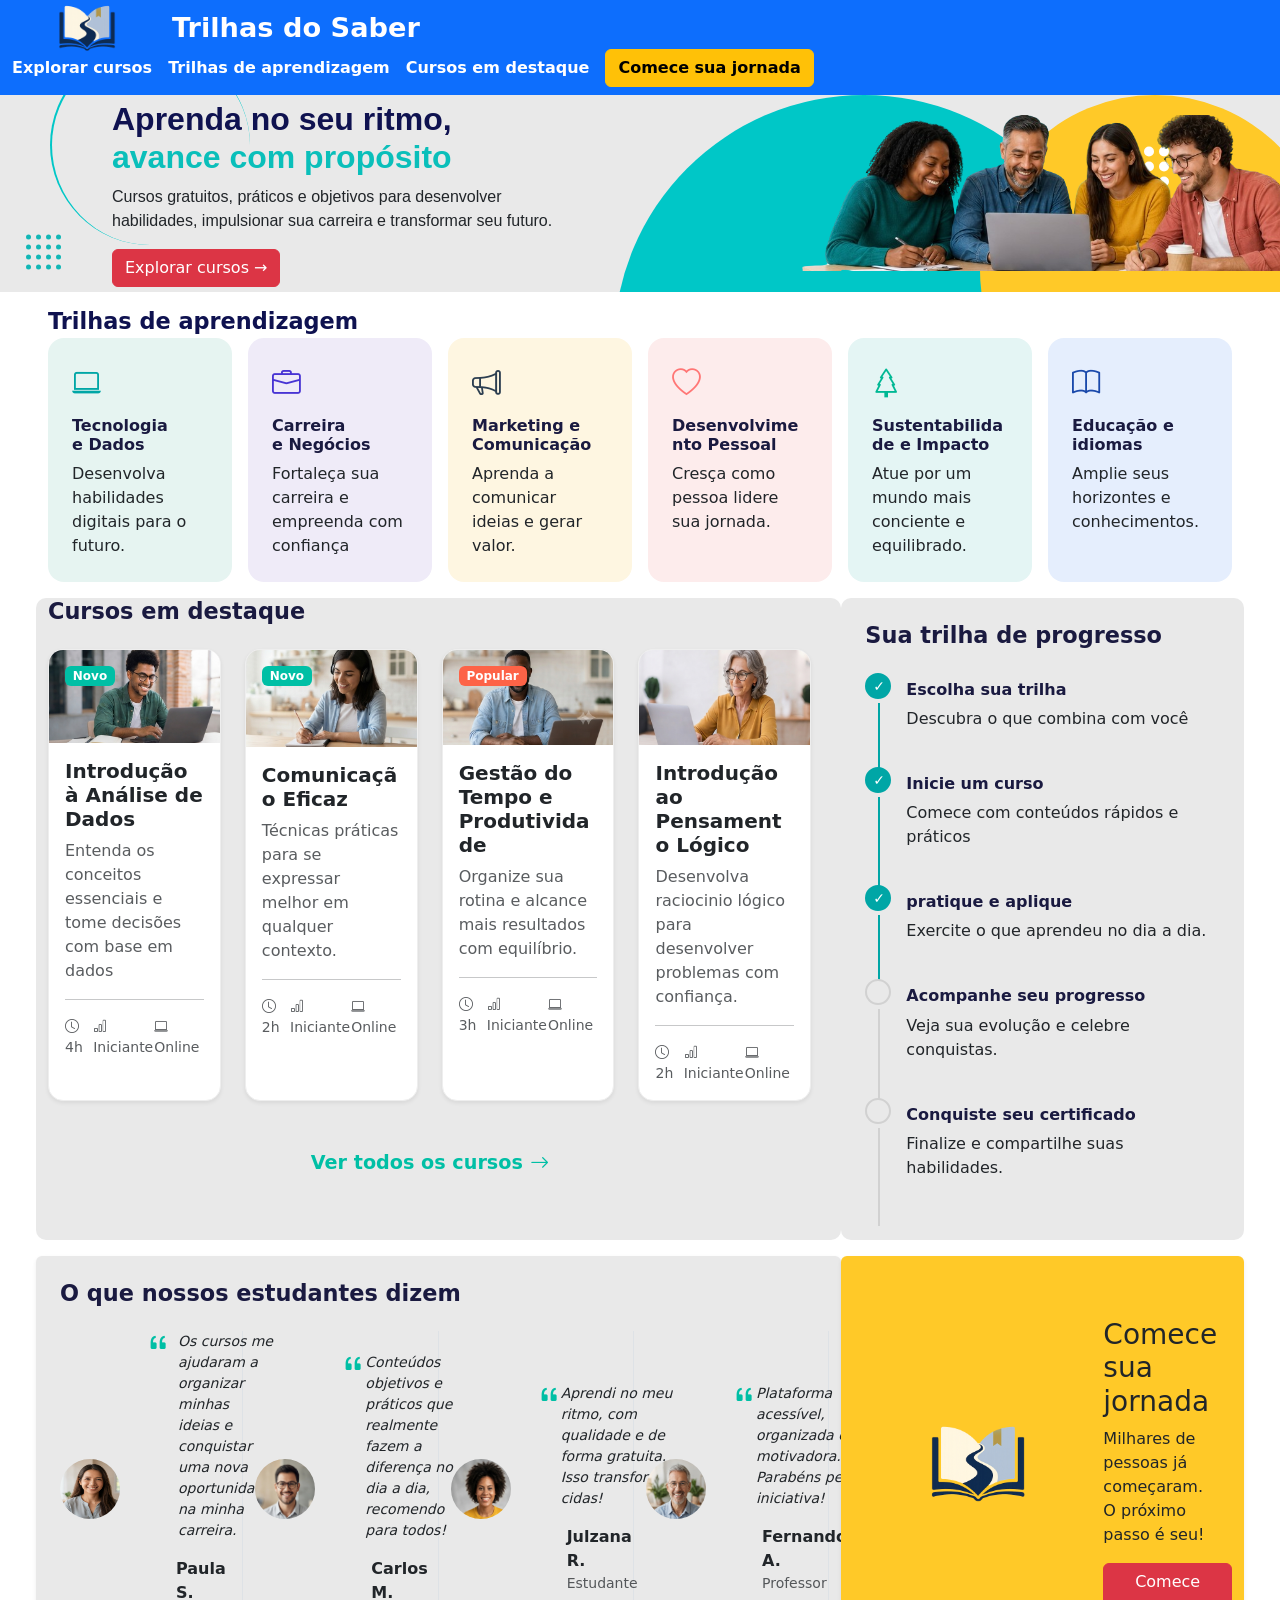
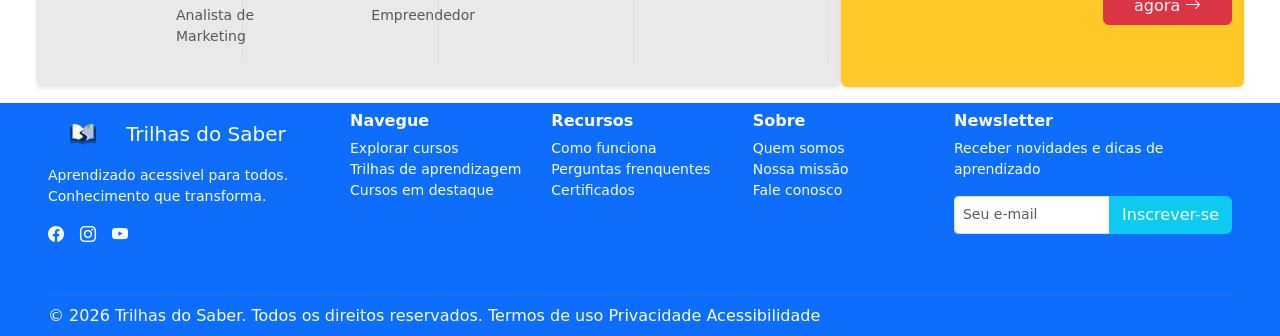
<file: index.html>
<!DOCTYPE html>
<html lang='pt-br'>

<head>
    <meta charset='utf-8'>
    <meta name='viewport' content='width=device-width, initial-scale=1'>
    <title>Trilhas do Saber</title>
    <link href="https://cdn.jsdelivr.net/npm/bootstrap@5.3.8/dist/css/bootstrap.min.css" rel="stylesheet"
        integrity="sha384-sRIl4kxILFvY47J16cr9ZwB07vP4J8+LH7qKQnuqkuIAvNWLzeN8tE5YBujZqJLB" crossorigin="anonymous">
    <link href="https://cdn.jsdelivr.net/npm/bootstrap-icons@1.11.1/font/bootstrap-icons.css" rel="stylesheet">
    <link rel='stylesheet' href='styles.css'>
</head>

<body>

    <header>
        <nav class="navbar bg-primary" data-bs-theme="dark">
            <div class="container-fluid">
                <a class="navbar-brand" href="#">
                    <img src="imagens/logo-trilhas-do-saber.png" alt="logo trilhas do saber"
                        class="d-inline-block align-text-top">
                    Trilhas do Saber
                </a>

                <div class="d-flex align-items-center">
                    <a href="pagina-cursos/cursos.html" class="nav-link me-3">Explorar cursos</a>
                    <a href="#trilhas" class="nav-link me-3">Trilhas de aprendizagem</a>
                    <a href="#cursos-destaque" class="nav-link me-3">Cursos em destaque</a>
                    <a href="pagina-cursos/cursos.html" class="btn btn-warning fw-bold me-5" role="button">Comece sua
                        jornada</a>
                </div>
            </div>
        </nav>
    </header>
    <main>
        <section id="hero">

            <div class="shape-green"></div>
            <div class="shape-yellow"></div>
            <div class="curve"></div>

            <div class="decoracao-pontos pontos-esquerda">
                <span></span><span></span><span></span><span></span>
                <span></span><span></span><span></span><span></span>
                <span></span><span></span><span></span><span></span>
                <span></span><span></span><span></span><span></span>
            </div>

            <div class="pontos-grandes pontos-direita">
                <span></span><span></span><span></span><span></span>
                <span></span><span></span><span></span><span></span>
                <span></span><span></span><span></span><span></span>
                <span></span><span></span><span></span><span></span>
            </div>

            <div class="container-fluid conteudo-hero">
                <div class="row align-items-center">
                    <div class="col-md-6">
                        <h2>Aprenda no seu ritmo, <br>
                            <span>avance com propósito</span>
                        </h2>
                        <p>Cursos gratuitos, práticos e objetivos para desenvolver<br>
                            habilidades, impulsionar sua carreira e transformar
                            seu futuro.</p>
                        <a class="btn btn-danger" href="pagina-cursos/cursos.html">Explorar cursos →</a>
                    </div>
                    <div class="col-md-6">
                        <img src="imagens/imagem-hero-nbg.png" class="img-fluid" alt="Imagem de 
            estudantes olhando para o notebook">
                    </div>
                </div>
            </div>
        </section>

        <section id="trilhas" class="container-fluid px-5 my-3">
            <h2 class="mb-1 titulo-secao">Trilhas de aprendizagem</h2>

            <div class="row row-cols-1 row-cols-sm-2 row-cols-lg-6 g-3">

                <div class="col">
                    <div class="card h-100 border-0 rounded-4 p-2 bg-tecnologia">
                        <article class="card-body">
                            <i class=" bi-laptop icone-card icon-tecnologia"></i>
                            <h5 class="card-title titulo-card">Tecnologia<br> e Dados</h5>
                            <p class="card-text texto-card">Desenvolva habilidades digitais para o futuro.</p>
                        </article>
                    </div>
                </div>

                <div class="col">
                    <div class="card h-100 border-0 rounded-4 p-2 bg-carreira">
                        <article class="card-body">
                            <i class="bi bi-briefcase icone-card icon-carreira"></i>
                            <h5 class="card-title titulo-card">Carreira<br> e Negócios</h5>
                            <p class="card-text texto-card">Fortaleça sua carreira e empreenda com confiança</p>
                        </article>
                    </div>
                </div>
                <div class="col">
                    <div class="card h-100 border-0 rounded-4 p-2 bg-marketing">
                        <article class="card-body">
                            <i class="bi bi-megaphone icone-card icon-marketing"></i>
                            <h5 class="card-title titulo-card">Marketing e Comunicação</h5>
                            <p class="card-text texto-card">Aprenda a comunicar ideias e gerar valor.</p>
                        </article>
                    </div>
                </div>
                <div class="col">
                    <div class="card h-100 border-0 rounded-4 p-2 bg-pessoal">
                        <article class="card-body">
                            <i class="bi bi-heart icone-card icon-pessoal"></i>
                            <h5 class="card-title titulo-card">Desenvolvimento Pessoal</h5>
                            <p class="card-text texto-card">Cresça como pessoa lidere sua jornada.</p>
                        </article>
                    </div>
                </div>
                <div class="col">
                    <div class="card h-100 border-0 rounded-4 p-2 bg-sust">
                        <article class="card-body">
                            <i class="bi bi-tree icone-card icon-sust"></i>
                            <h5 class="card-title titulo-card">Sustentabilidade e Impacto</h5>
                            <p class="card-text texto-card">Atue por um mundo mais conciente e equilibrado.</p>
                        </article>
                    </div>
                </div>
                <div class="col">
                    <div class="card h-100 border-0 rounded-4 p-2 bg-educacao">
                        <article class="card-body">
                            <i class="bi bi-book icone-card icon-educacao"></i>
                            <h5 class="card-title titulo-card">Educação e idiomas</h5>
                            <p class="card-text texto-card">Amplie seus horizontes e conhecimentos.</p>
                        </article>
                    </div>
                </div>
            </div>
        </section>


        <div class="container-fluid px-5 my-3">
            <div class="row">

                <section id="cursos-destaque" class="col-lg-8">
                    <h2 class="titulo-secao mb-4">Cursos em destaque</h2>
                    <div class="row">

                        <a href="pagina-curso-fund-web/fund-web.html"
                            class="curso-link text-decoration-none text-dark col-md-3">
                            <article class="card shadow-sm card-destaque h-100" style="border-radius: 15px; overflow: hidden;">
                                <div class="position-relative overflow-hidden">
                                    <img src="imagens/imagem-destaque-1.png" class="card-img-top"
                                        alt="jovem mexendo no notebook">
                                    <span class="badge position-absolute top-0 start-0 m-3"
                                        style="background-color: #00bfa5; color: white;">Novo</span>
                                </div>
                                <div class="card-body">
                                    <h5 class="card-title fw-bold">Introdução à Análise de Dados</h5>
                                    <p class="card-text text-muted">Entenda os conceitos essenciais e tome
                                        decisões com base em dados</p>
                                    <hr>

                                    <div class="d-flex justify-content-between text-muted small">
                                        <span><i class="bi bi-clock"></i> 4h</span>
                                        <span><i class="bi bi-bar-chart"></i> Iniciante</span>
                                        <span><i class="bi bi-laptop"></i> Online</span>
                                    </div>
                                </div>
                            </article>
                        </a>

                        <a href="pagina-curso-fund-web/fund-web.html"
                            class="curso-link text-decoration-none text-dark  col-md-3">
                            <article class="card shadow-sm h-100 card-destaque" style="border-radius: 15px; overflow: hidden;">
                                <div class="position-relative overflow-hidden">
                                    <img src="imagens/imagem-destaque-2.png" class="card-img-top"
                                        alt="Pessoa com caderno e lapis escrevendo enquanto esta com fone de ouvido">
                                    <span class="badge position-absolute top-0 start-0 m-3"
                                        style="background-color: #00bfa5; color: white;">Novo</span>
                                </div>
                                <div class="card-body">
                                    <h5 class="card-title fw-bold">Comunicação Eficaz</h5>
                                    <p class="card-text text-muted">Técnicas práticas para se expressar melhor
                                        em qualquer contexto.</p>
                                    <hr>

                                    <div class="d-flex justify-content-between text-muted small">
                                        <span><i class="bi bi-clock"></i> 2h</span>
                                        <span><i class="bi bi-bar-chart"></i> Iniciante</span>
                                        <span><i class="bi bi-laptop"></i> Online</span>
                                    </div>
                                </div>
                            </article>
                        </a>

                        <a href="pagina-curso-fund-web/fund-web.html"
                            class="curso-link text-decoration-none text-dark  col-md-3">
                            <article class="card shadow-sm h-100 card-destaque" style="border-radius: 15px; overflow: hidden;">
                                <div class="position-relative overflow-hidden">
                                    <img src="imagens/imagem-destaque-3.png" class="card-img-top"
                                        alt="jovem mexendo no notebook">
                                    <span class="badge position-absolute top-0 start-0 m-3"
                                        style="background-color: #fd6347; color: white;">Popular</span>
                                </div>
                                <div class="card-body">
                                    <h5 class="card-title fw-bold">Gestão do Tempo e Produtividade</h5>
                                    <p class="card-text text-muted">Organize sua rotina e alcance mais
                                        resultados com equilíbrio.</p>
                                    <hr>

                                    <div class="d-flex justify-content-between text-muted small">
                                        <span><i class="bi bi-clock"></i> 3h</span>
                                        <span><i class="bi bi-bar-chart"></i> Iniciante</span>
                                        <span><i class="bi bi-laptop"></i> Online</span>
                                    </div>
                                </div>
                            </article>
                        </a>

                        <a href="pagina-curso-fund-web/fund-web.html"
                            class="curso-link text-decoration-none text-dark  col-md-3">
                            <article class="card shadow-sm h-100 card-destaque" style="border-radius: 15px; overflow: hidden;">
                                <div class="position-relative overflow-hidden">
                                    <img src="imagens/imagem-destaque-4.png" class="card-img-top"
                                        alt="Senhora mexendo no notebook">
                                </div>
                                <div class="card-body">
                                    <h5 class="card-title fw-bold">Introdução ao Pensamento Lógico</h5>
                                    <p class="card-text text-muted">Desenvolva raciocinio lógico para
                                        desenvolver problemas com confiança.</p>
                                    <hr>

                                    <div class="d-flex justify-content-between text-muted small">
                                        <span><i class="bi bi-clock"></i> 2h</span>
                                        <span><i class="bi bi-bar-chart"></i> Iniciante</span>
                                        <span><i class="bi bi-laptop"></i> Online</span>
                                    </div>
                                </div>
                            </article>
                        </a>

                    </div>

                    <div class="text-center mt-5 mb-2">
                        <a href="pagina-cursos/cursos.html" class="link-ver-todos fw-bold text-decoration-none">Ver
                            todos os cursos <i class="bi bi-arrow-right"></i></a>
                    </div>
                </section>

                <section id="progresso" class="col-lg-4 p-4">
                    <h2 class="titulo-secao mb-4">Sua trilha de progresso</h2>
                    <ul class="lista-progresso">

                        <li class="item-progresso checked">
                            <div class="circulo"></div>
                            <div class="conteudo">
                                <h5 class="titulo-card">Escolha sua trilha</h5>
                                <p class="texto-card">Descubra o que combina com você</p>
                            </div>
                        </li>
                        <li class="item-progresso checked">
                            <div class="circulo"></div>
                            <div class="conteudo">
                                <h5 class="titulo-card">Inicie um curso</h5>
                                <p class="texto-card">Comece com conteúdos rápidos e práticos</p>
                            </div>
                        </li>
                        <li class="item-progresso checked">
                            <div class="circulo"></div>
                            <div class="conteudo">
                                <h5 class="titulo-card">pratique e aplique</h5>
                                <p class="texto-card">Exercite o que aprendeu no dia a dia.</p>
                            </div>
                        </li>
                        <li class="item-progresso">
                            <div class="circulo"></div>
                            <div class="conteudo">
                                <h5 class="titulo-card">Acompanhe seu progresso</h5>
                                <p class="texto-card">Veja sua evolução e celebre conquistas.</p>
                            </div>
                        </li>
                        <li class="item-progresso">
                            <div class="circulo"></div>
                            <div class="conteudo">
                                <h5 class="titulo-card">Conquiste seu certificado</h5>
                                <p class="texto-card">Finalize e compartilhe suas habilidades.</p>
                            </div>
                        </li>
                    </ul>
                </section>

            </div>
        </div>

        <div class="container-fluid px-5 my-3">
            <div class="row align-items-stretch">

                <section id="depoimentos" class="col-lg-8 p-4 rounded shadow-sm">
                    <h2 class="titulo-secao mb-4">O que nossos estudantes dizem</h2>
                    <div class="row">

                        <article class="col-md-3 d-flex align-items-center border-end pe-3">
                            <img src="imagens/imagem-relatos-1.png"
                                class="rounded-circle mb-3 flex-shrink-0 me-3" width="60" height="60"
                                alt="mulher jovem">

                            <div class="conteudo-depoimento">
                                <div class="d-flex">
                                    <i class="bi bi-quote aspas-depoimento me-2"></i>
                                    <p class="small fst-italic">Os cursos me ajudaram a organizar minhas ideias e
                                        conquistar uma nova oportunidade na minha carreira.</p>
                                </div>
                                <p class="fw-bold mb-0 me-5" style="padding-left: 30px;">Paula S.</p>
                                <p class="text-muted small" style="padding-left: 30px;">Analista de Marketing</p>
                            </div>
                        </article>

                        <article class="col-md-3 d-flex align-items-center border-end pe-3">
                            <img src="imagens/imagem-relatos-2.png"
                                class="rounded-circle mb-3 flex-shrink-0 me-3" width="60" height="60"
                                alt="Homem jovem de oculos de grau">

                            <div class="conteudo-depoimento">
                                <div class="d-flex">
                                    <i class="bi bi-quote aspas-depoimento"></i>
                                    <p class="small fst-italic">Conteúdos objetivos e práticos que realmente fazem a
                                        diferença no dia a dia, recomendo para todos!</p>
                                </div>
                                <p class="fw-bold mb-0 me-5" style="padding-left: 30px;">Carlos M.</p>
                                <p class="text-muted small" style="padding-left: 30px;">Empreendedor</p>
                            </div>
                        </article>

                        <article class="col-md-3 d-flex align-items-center border-end pe-3">
                            <img src="imagens/imagem-relatos-3.png"
                                class="rounded-circle mb-3 flex-shrink-0 me-3" width="60" height="60"
                                alt="Mulher jovem">

                            <div class="conteudo-depoimento">
                                <div class="d-flex">
                                    <i class="bi bi-quote aspas-depoimento"></i>
                                    <p class="small fst-italic">Aprendi no meu ritmo, com qualidade e de forma gratuita.
                                        Isso transforma cidas!</p>
                                </div>
                                <p class="fw-bold mb-0 me-5" style="padding-left: 30px;">Julzana R.</p>
                                <p class="text-muted small" style="padding-left: 30px;">Estudante</p>
                            </div>
                        </article>

                        <article class="col-md-3 d-flex align-items-center border-end pe-3">
                            <img src="imagens/imagem-relatos-4.png"
                                class="rounded-circle mb-3 flex-shrink-0 me-3" width="60" height="60"
                                alt="Senho de oculos e cabelos brancos">

                            <div class="conteudo-depoimento">
                                <div class="d-flex">
                                    <i class="bi bi-quote aspas-depoimento"></i>
                                    <p class="small fst-italic">Plataforma acessível, organizada e motivadora.
                                        Parabéns pela iniciativa!</p>
                                </div>
                                <p class="fw-bold mb-0 me-5" style="padding-left: 30px;">Fernando A.</p>
                                <p class="text-muted small" style="padding-left: 30px;">Professor</p>
                            </div>
                        </article>

                    </div>
                </section>

                <section id="jornada"
                    class="col-lg-4 bg-warning align-items-center rounded shadow-sm text-dark d-flex ">

                    <img src="imagens/logo-trilhas-do-saber.png"
                        class="rounded-circle mb-3 flex-shrink-0" width="250" alt="logo trilha do saber">
                    <div>
                        <h3>Comece sua jornada</h3>
                        <p>Milhares de pessoas já começaram. <br>
                            O próximo passo é seu!</p>
                        <a href="pagina-cursos/cursos.html" class="btn btn-danger align-self-start">Comece agora
                            <i class="bi bi-arrow-right"></i></a>
                    </div>
                </section>
            </div>
        </div>
    </main>

    <footer class="bg-primary text-white py-2 mt-3">
        <div class="container-fluid px-5">
            <div class="row">

                <div class="col-md-3">
                    <div class="d-flex align-items-center mb-2">
                        <img src="imagens/logo-trilhas-do-saber.png"
                            class="rounded-circele mb-0 flex-shrink-0" width="70" alt="logo trilhas do saber">
                        <h5 class="ms-2 mb-0">Trilhas do Saber</h5>
                    </div>
                    <p class="small">Aprendizado acessivel para todos. <br>
                        Conhecimento que transforma.
                    </p>
                    <div class="d-flex gap-3">
                        <i class="bi bi-facebook"></i> <i class="bi bi-instagram"></i><i class="bi bi-youtube"></i>
                    </div>
                </div>

                <div class="col-md-2">
                    <h6 class="fw-bold mb-2">Navegue</h6>
                    <ul class="list-unstyled small">
                        <li><a href="#" class="text-white text-decoration-none">Explorar cursos</a></li>
                        <li><a href="#" class="text-white text-decoration-none">Trilhas de aprendizagem</a></li>
                        <li><a href="#" class="text-white text-decoration-none">Cursos em destaque</a></li>
                    </ul>
                </div>
                <div class="col-md-2">
                    <h6 class="fw-bold mb-2">Recursos</h6>
                    <ul class="list-unstyled small">
                        <li><a href="#" class="text-white text-decoration-none">Como funciona</a></li>
                        <li><a href="#" class="text-white text-decoration-none">Perguntas frenquentes</a></li>
                        <li><a href="#" class="text-white text-decoration-none">Certificados</a></li>
                    </ul>
                </div>
                <div class="col-md-2">
                    <h6 class="fw-bold mb-2">Sobre</h6>
                    <ul class="list-unstyled small">
                        <li><a href="#" class="text-white text-decoration-none">Quem somos</a></li>
                        <li><a href="#" class="text-white text-decoration-none">Nossa missão</a></li>
                        <li><a href="#" class="text-white text-decoration-none">Fale conosco</a></li>
                    </ul>
                </div>

                <div class="col-md-3">
                    <h6 class="fw-bold mb-2">Newsletter</h6>
                    <p class="small">Receber novidades e dicas de aprendizado</p>
                    <form class="input-group">
                        <input type="email" class="form-control form-control-sm" id="email" name="email"
                            placeholder="Seu e-mail" required>
                        <button class="btn btn-info text-white" type="submit">Inscrever-se</button>
                    </form>
                </div>
            </div>

            <hr class="mt-5 mb-2 border-secondary">
            <div>
                <span>&copy; 2026 Trilhas do Saber. Todos os direitos reservados.</span>
                <a href="#" class="text-white text-decoration-none">Termos de uso</a>
                <a href="#" class="text-white text-decoration-none">Privacidade</a>
                <a href="#" class="text-white text-decoration-none">Acessibilidade</a>
            </div>
        </div>
    </footer>
</body>

</html>
</file>
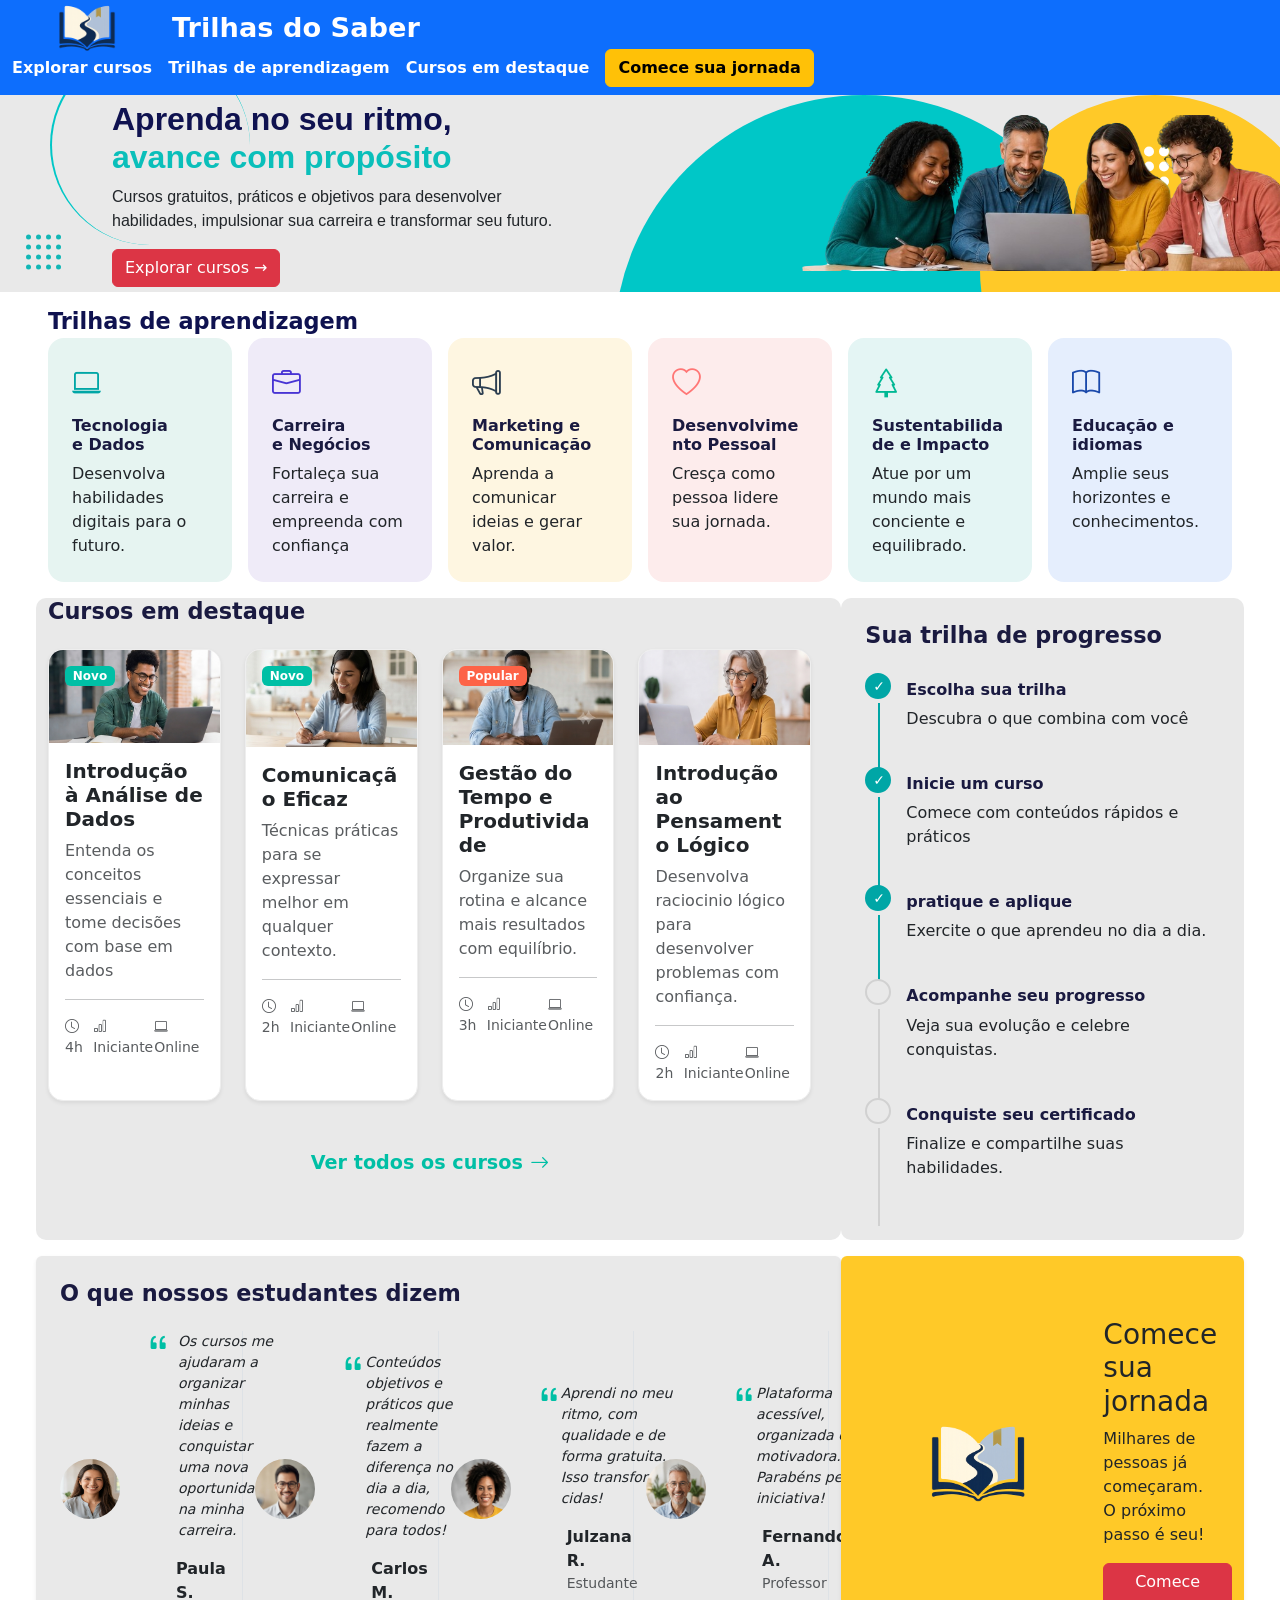
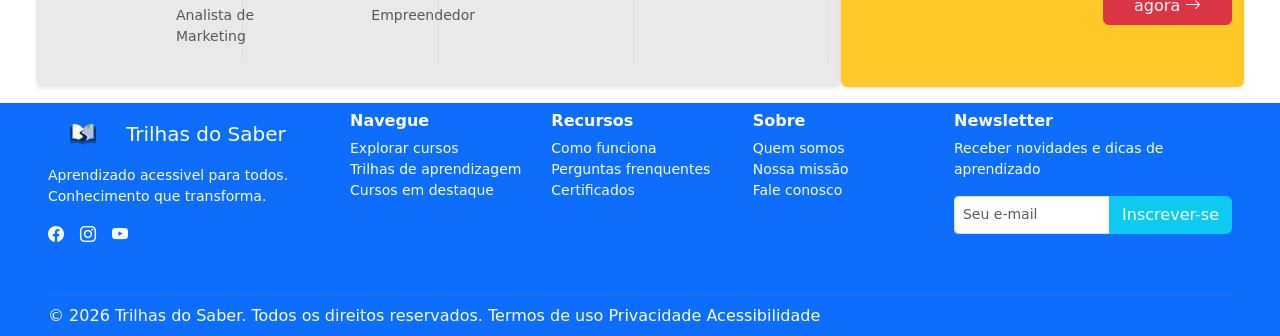
<file: old-pagina-index/index.html>
<!DOCTYPE html>
<html lang='pt-br'>

<head>
    <meta charset='utf-8'>
    <meta name='viewport' content='width=device-width, initial-scale=1'>
    <title>Trilhas do Saber</title>
    <link href="https://cdn.jsdelivr.net/npm/bootstrap@5.3.8/dist/css/bootstrap.min.css" rel="stylesheet"
        integrity="sha384-sRIl4kxILFvY47J16cr9ZwB07vP4J8+LH7qKQnuqkuIAvNWLzeN8tE5YBujZqJLB" crossorigin="anonymous">
    <link href="https://cdn.jsdelivr.net/npm/bootstrap-icons@1.11.1/font/bootstrap-icons.css" rel="stylesheet">
    <link rel='stylesheet' href='styles.css'>
</head>

<body>

    <header>
        <nav class="navbar bg-primary" data-bs-theme="dark">
            <div class="container-fluid">
                <a class="navbar-brand" href="#">
                    <img src="../pagina-index/imagens/logo-trilhas-do-saber.png" alt="logo trilhas do saber"
                        class="d-inline-block align-text-top">
                    Trilhas do Saber
                </a>

                <div class="d-flex align-items-center">
                    <a href="../pagina-cursos/cursos.html" class="nav-link me-3">Explorar cursos</a>
                    <a href="#trilhas" class="nav-link me-3">Trilhas de aprendizagem</a>
                    <a href="#cursos-destaque" class="nav-link me-3">Cursos em destaque</a>
                    <a href="../pagina-cursos/cursos.html" class="btn btn-warning fw-bold me-5" role="button">Comece sua
                        jornada</a>
                </div>
            </div>
        </nav>
    </header>
    <main>
        <section id="hero">

            <div class="shape-green"></div>
            <div class="shape-yellow"></div>
            <div class="curve"></div>

            <div class="decoracao-pontos pontos-esquerda">
                <span></span><span></span><span></span><span></span>
                <span></span><span></span><span></span><span></span>
                <span></span><span></span><span></span><span></span>
                <span></span><span></span><span></span><span></span>
            </div>

            <div class="pontos-grandes pontos-direita">
                <span></span><span></span><span></span><span></span>
                <span></span><span></span><span></span><span></span>
                <span></span><span></span><span></span><span></span>
                <span></span><span></span><span></span><span></span>
            </div>

            <div class="container-fluid conteudo-hero">
                <div class="row align-items-center">
                    <div class="col-md-6">
                        <h2>Aprenda no seu ritmo, <br>
                            <span>avance com propósito</span>
                        </h2>
                        <p>Cursos gratuitos, práticos e objetivos para desenvolver<br>
                            habilidades, impulsionar sua carreira e transformar
                            seu futuro.</p>
                        <a class="btn btn-danger" href="../pagina-cursos/cursos.html">Explorar cursos →</a>
                    </div>
                    <div class="col-md-6">
                        <img src="../pagina-index/imagens/imagem-hero-nbg.png" class="img-fluid" alt="Imagem de 
            estudantes olhando para o notebook">
                    </div>
                </div>
            </div>
        </section>

        <section id="trilhas" class="container-fluid px-5 my-3">
            <h2 class="mb-1 titulo-secao">Trilhas de aprendizagem</h2>

            <div class="row row-cols-1 row-cols-sm-2 row-cols-lg-6 g-3">

                <div class="col">
                    <div class="card h-100 border-0 rounded-4 p-2 bg-tecnologia">
                        <article class="card-body">
                            <i class=" bi-laptop icone-card icon-tecnologia"></i>
                            <h5 class="card-title titulo-card">Tecnologia<br> e Dados</h5>
                            <p class="card-text texto-card">Desenvolva habilidades digitais para o futuro.</p>
                        </article>
                    </div>
                </div>

                <div class="col">
                    <div class="card h-100 border-0 rounded-4 p-2 bg-carreira">
                        <article class="card-body">
                            <i class="bi bi-briefcase icone-card icon-carreira"></i>
                            <h5 class="card-title titulo-card">Carreira<br> e Negócios</h5>
                            <p class="card-text texto-card">Fortaleça sua carreira e empreenda com confiança</p>
                        </article>
                    </div>
                </div>
                <div class="col">
                    <div class="card h-100 border-0 rounded-4 p-2 bg-marketing">
                        <article class="card-body">
                            <i class="bi bi-megaphone icone-card icon-marketing"></i>
                            <h5 class="card-title titulo-card">Marketing e Comunicação</h5>
                            <p class="card-text texto-card">Aprenda a comunicar ideias e gerar valor.</p>
                        </article>
                    </div>
                </div>
                <div class="col">
                    <div class="card h-100 border-0 rounded-4 p-2 bg-pessoal">
                        <article class="card-body">
                            <i class="bi bi-heart icone-card icon-pessoal"></i>
                            <h5 class="card-title titulo-card">Desenvolvimento Pessoal</h5>
                            <p class="card-text texto-card">Cresça como pessoa lidere sua jornada.</p>
                        </article>
                    </div>
                </div>
                <div class="col">
                    <div class="card h-100 border-0 rounded-4 p-2 bg-sust">
                        <article class="card-body">
                            <i class="bi bi-tree icone-card icon-sust"></i>
                            <h5 class="card-title titulo-card">Sustentabilidade e Impacto</h5>
                            <p class="card-text texto-card">Atue por um mundo mais conciente e equilibrado.</p>
                        </article>
                    </div>
                </div>
                <div class="col">
                    <div class="card h-100 border-0 rounded-4 p-2 bg-educacao">
                        <article class="card-body">
                            <i class="bi bi-book icone-card icon-educacao"></i>
                            <h5 class="card-title titulo-card">Educação e idiomas</h5>
                            <p class="card-text texto-card">Amplie seus horizontes e conhecimentos.</p>
                        </article>
                    </div>
                </div>
            </div>
        </section>


        <div class="container-fluid px-5 my-3">
            <div class="row">

                <section id="cursos-destaque" class="col-lg-8">
                    <h2 class="titulo-secao mb-4">Cursos em destaque</h2>
                    <div class="row">

                        <a href="../pagina-curso-fund-web/fund-web.html"
                            class="curso-link text-decoration-none text-dark col-md-3">
                            <article class="card shadow-sm card-destaque h-100" style="border-radius: 15px; overflow: hidden;">
                                <div class="position-relative overflow-hidden">
                                    <img src="../pagina-index/imagens/imagem-destaque-1.png" class="card-img-top"
                                        alt="jovem mexendo no notebook">
                                    <span class="badge position-absolute top-0 start-0 m-3"
                                        style="background-color: #00bfa5; color: white;">Novo</span>
                                </div>
                                <div class="card-body">
                                    <h5 class="card-title fw-bold">Introdução à Análise de Dados</h5>
                                    <p class="card-text text-muted">Entenda os conceitos essenciais e tome
                                        decisões com base em dados</p>
                                    <hr>

                                    <div class="d-flex justify-content-between text-muted small">
                                        <span><i class="bi bi-clock"></i> 4h</span>
                                        <span><i class="bi bi-bar-chart"></i> Iniciante</span>
                                        <span><i class="bi bi-laptop"></i> Online</span>
                                    </div>
                                </div>
                            </article>
                        </a>

                        <a href="../pagina-curso-fund-web/fund-web.html"
                            class="curso-link text-decoration-none text-dark  col-md-3">
                            <article class="card shadow-sm h-100 card-destaque" style="border-radius: 15px; overflow: hidden;">
                                <div class="position-relative overflow-hidden">
                                    <img src="../pagina-index/imagens/imagem-destaque-2.png" class="card-img-top"
                                        alt="Pessoa com caderno e lapis escrevendo enquanto esta com fone de ouvido">
                                    <span class="badge position-absolute top-0 start-0 m-3"
                                        style="background-color: #00bfa5; color: white;">Novo</span>
                                </div>
                                <div class="card-body">
                                    <h5 class="card-title fw-bold">Comunicação Eficaz</h5>
                                    <p class="card-text text-muted">Técnicas práticas para se expressar melhor
                                        em qualquer contexto.</p>
                                    <hr>

                                    <div class="d-flex justify-content-between text-muted small">
                                        <span><i class="bi bi-clock"></i> 2h</span>
                                        <span><i class="bi bi-bar-chart"></i> Iniciante</span>
                                        <span><i class="bi bi-laptop"></i> Online</span>
                                    </div>
                                </div>
                            </article>
                        </a>

                        <a href="../pagina-curso-fund-web/fund-web.html"
                            class="curso-link text-decoration-none text-dark  col-md-3">
                            <article class="card shadow-sm h-100 card-destaque" style="border-radius: 15px; overflow: hidden;">
                                <div class="position-relative overflow-hidden">
                                    <img src="../pagina-index/imagens/imagem-destaque-3.png" class="card-img-top"
                                        alt="jovem mexendo no notebook">
                                    <span class="badge position-absolute top-0 start-0 m-3"
                                        style="background-color: #fd6347; color: white;">Popular</span>
                                </div>
                                <div class="card-body">
                                    <h5 class="card-title fw-bold">Gestão do Tempo e Produtividade</h5>
                                    <p class="card-text text-muted">Organize sua rotina e alcance mais
                                        resultados com equilíbrio.</p>
                                    <hr>

                                    <div class="d-flex justify-content-between text-muted small">
                                        <span><i class="bi bi-clock"></i> 3h</span>
                                        <span><i class="bi bi-bar-chart"></i> Iniciante</span>
                                        <span><i class="bi bi-laptop"></i> Online</span>
                                    </div>
                                </div>
                            </article>
                        </a>

                        <a href="../pagina-curso-fund-web/fund-web.html"
                            class="curso-link text-decoration-none text-dark  col-md-3">
                            <article class="card shadow-sm h-100 card-destaque" style="border-radius: 15px; overflow: hidden;">
                                <div class="position-relative overflow-hidden">
                                    <img src="../pagina-index/imagens/imagem-destaque-4.png" class="card-img-top"
                                        alt="Senhora mexendo no notebook">
                                </div>
                                <div class="card-body">
                                    <h5 class="card-title fw-bold">Introdução ao Pensamento Lógico</h5>
                                    <p class="card-text text-muted">Desenvolva raciocinio lógico para
                                        desenvolver problemas com confiança.</p>
                                    <hr>

                                    <div class="d-flex justify-content-between text-muted small">
                                        <span><i class="bi bi-clock"></i> 2h</span>
                                        <span><i class="bi bi-bar-chart"></i> Iniciante</span>
                                        <span><i class="bi bi-laptop"></i> Online</span>
                                    </div>
                                </div>
                            </article>
                        </a>

                    </div>

                    <div class="text-center mt-5 mb-2">
                        <a href="../pagina-cursos/cursos.html" class="link-ver-todos fw-bold text-decoration-none">Ver
                            todos os cursos <i class="bi bi-arrow-right"></i></a>
                    </div>
                </section>

                <section id="progresso" class="col-lg-4 p-4">
                    <h2 class="titulo-secao mb-4">Sua trilha de progresso</h2>
                    <ul class="lista-progresso">

                        <li class="item-progresso checked">
                            <div class="circulo"></div>
                            <div class="conteudo">
                                <h5 class="titulo-card">Escolha sua trilha</h5>
                                <p class="texto-card">Descubra o que combina com você</p>
                            </div>
                        </li>
                        <li class="item-progresso checked">
                            <div class="circulo"></div>
                            <div class="conteudo">
                                <h5 class="titulo-card">Inicie um curso</h5>
                                <p class="texto-card">Comece com conteúdos rápidos e práticos</p>
                            </div>
                        </li>
                        <li class="item-progresso checked">
                            <div class="circulo"></div>
                            <div class="conteudo">
                                <h5 class="titulo-card">pratique e aplique</h5>
                                <p class="texto-card">Exercite o que aprendeu no dia a dia.</p>
                            </div>
                        </li>
                        <li class="item-progresso">
                            <div class="circulo"></div>
                            <div class="conteudo">
                                <h5 class="titulo-card">Acompanhe seu progresso</h5>
                                <p class="texto-card">Veja sua evolução e celebre conquistas.</p>
                            </div>
                        </li>
                        <li class="item-progresso">
                            <div class="circulo"></div>
                            <div class="conteudo">
                                <h5 class="titulo-card">Conquiste seu certificado</h5>
                                <p class="texto-card">Finalize e compartilhe suas habilidades.</p>
                            </div>
                        </li>
                    </ul>
                </section>

            </div>
        </div>

        <div class="container-fluid px-5 my-3">
            <div class="row align-items-stretch">

                <section id="depoimentos" class="col-lg-8 p-4 rounded shadow-sm">
                    <h2 class="titulo-secao mb-4">O que nossos estudantes dizem</h2>
                    <div class="row">

                        <article class="col-md-3 d-flex align-items-center border-end pe-3">
                            <img src="../pagina-index/imagens/imagem-relatos-1.png"
                                class="rounded-circle mb-3 flex-shrink-0 me-3" width="60" height="60"
                                alt="mulher jovem">

                            <div class="conteudo-depoimento">
                                <div class="d-flex">
                                    <i class="bi bi-quote aspas-depoimento me-2"></i>
                                    <p class="small fst-italic">Os cursos me ajudaram a organizar minhas ideias e
                                        conquistar uma nova oportunidade na minha carreira.</p>
                                </div>
                                <p class="fw-bold mb-0 me-5" style="padding-left: 30px;">Paula S.</p>
                                <p class="text-muted small" style="padding-left: 30px;">Analista de Marketing</p>
                            </div>
                        </article>

                        <article class="col-md-3 d-flex align-items-center border-end pe-3">
                            <img src="../pagina-index/imagens/imagem-relatos-2.png"
                                class="rounded-circle mb-3 flex-shrink-0 me-3" width="60" height="60"
                                alt="Homem jovem de oculos de grau">

                            <div class="conteudo-depoimento">
                                <div class="d-flex">
                                    <i class="bi bi-quote aspas-depoimento"></i>
                                    <p class="small fst-italic">Conteúdos objetivos e práticos que realmente fazem a
                                        diferença no dia a dia, recomendo para todos!</p>
                                </div>
                                <p class="fw-bold mb-0 me-5" style="padding-left: 30px;">Carlos M.</p>
                                <p class="text-muted small" style="padding-left: 30px;">Empreendedor</p>
                            </div>
                        </article>

                        <article class="col-md-3 d-flex align-items-center border-end pe-3">
                            <img src="../pagina-index/imagens/imagem-relatos-3.png"
                                class="rounded-circle mb-3 flex-shrink-0 me-3" width="60" height="60"
                                alt="Mulher jovem">

                            <div class="conteudo-depoimento">
                                <div class="d-flex">
                                    <i class="bi bi-quote aspas-depoimento"></i>
                                    <p class="small fst-italic">Aprendi no meu ritmo, com qualidade e de forma gratuita.
                                        Isso transforma cidas!</p>
                                </div>
                                <p class="fw-bold mb-0 me-5" style="padding-left: 30px;">Julzana R.</p>
                                <p class="text-muted small" style="padding-left: 30px;">Estudante</p>
                            </div>
                        </article>

                        <article class="col-md-3 d-flex align-items-center border-end pe-3">
                            <img src="../pagina-index/imagens/imagem-relatos-4.png"
                                class="rounded-circle mb-3 flex-shrink-0 me-3" width="60" height="60"
                                alt="Senho de oculos e cabelos brancos">

                            <div class="conteudo-depoimento">
                                <div class="d-flex">
                                    <i class="bi bi-quote aspas-depoimento"></i>
                                    <p class="small fst-italic">Plataforma acessível, organizada e motivadora.
                                        Parabéns pela iniciativa!</p>
                                </div>
                                <p class="fw-bold mb-0 me-5" style="padding-left: 30px;">Fernando A.</p>
                                <p class="text-muted small" style="padding-left: 30px;">Professor</p>
                            </div>
                        </article>

                    </div>
                </section>

                <section id="jornada"
                    class="col-lg-4 bg-warning align-items-center rounded shadow-sm text-dark d-flex ">

                    <img src="../pagina-index/imagens/logo-trilhas-do-saber.png"
                        class="rounded-circle mb-3 flex-shrink-0" width="250" alt="logo trilha do saber">
                    <div>
                        <h3>Comece sua jornada</h3>
                        <p>Milhares de pessoas já começaram. <br>
                            O próximo passo é seu!</p>
                        <a href="../pagina-cursos/cursos.html" class="btn btn-danger align-self-start">Comece agora
                            <i class="bi bi-arrow-right"></i></a>
                    </div>
                </section>
            </div>
        </div>
    </main>

    <footer class="bg-primary text-white py-2 mt-3">
        <div class="container-fluid px-5">
            <div class="row">

                <div class="col-md-3">
                    <div class="d-flex align-items-center mb-2">
                        <img src="../pagina-index/imagens/logo-trilhas-do-saber.png"
                            class="rounded-circele mb-0 flex-shrink-0" width="70" alt="logo trilhas do saber">
                        <h5 class="ms-2 mb-0">Trilhas do Saber</h5>
                    </div>
                    <p class="small">Aprendizado acessivel para todos. <br>
                        Conhecimento que transforma.
                    </p>
                    <div class="d-flex gap-3">
                        <i class="bi bi-facebook"></i> <i class="bi bi-instagram"></i><i class="bi bi-youtube"></i>
                    </div>
                </div>

                <div class="col-md-2">
                    <h6 class="fw-bold mb-2">Navegue</h6>
                    <ul class="list-unstyled small">
                        <li><a href="#" class="text-white text-decoration-none">Explorar cursos</a></li>
                        <li><a href="#" class="text-white text-decoration-none">Trilhas de aprendizagem</a></li>
                        <li><a href="#" class="text-white text-decoration-none">Cursos em destaque</a></li>
                    </ul>
                </div>
                <div class="col-md-2">
                    <h6 class="fw-bold mb-2">Recursos</h6>
                    <ul class="list-unstyled small">
                        <li><a href="#" class="text-white text-decoration-none">Como funciona</a></li>
                        <li><a href="#" class="text-white text-decoration-none">Perguntas frenquentes</a></li>
                        <li><a href="#" class="text-white text-decoration-none">Certificados</a></li>
                    </ul>
                </div>
                <div class="col-md-2">
                    <h6 class="fw-bold mb-2">Sobre</h6>
                    <ul class="list-unstyled small">
                        <li><a href="#" class="text-white text-decoration-none">Quem somos</a></li>
                        <li><a href="#" class="text-white text-decoration-none">Nossa missão</a></li>
                        <li><a href="#" class="text-white text-decoration-none">Fale conosco</a></li>
                    </ul>
                </div>

                <div class="col-md-3">
                    <h6 class="fw-bold mb-2">Newsletter</h6>
                    <p class="small">Receber novidades e dicas de aprendizado</p>
                    <form class="input-group">
                        <input type="email" class="form-control form-control-sm" id="email" name="email"
                            placeholder="Seu e-mail" required>
                        <button class="btn btn-info text-white" type="submit">Inscrever-se</button>
                    </form>
                </div>
            </div>

            <hr class="mt-5 mb-2 border-secondary">
            <div>
                <span>&copy; 2026 Trilhas do Saber. Todos os direitos reservados.</span>
                <a href="#" class="text-white text-decoration-none">Termos de uso</a>
                <a href="#" class="text-white text-decoration-none">Privacidade</a>
                <a href="#" class="text-white text-decoration-none">Acessibilidade</a>
            </div>
        </div>
    </footer>
</body>

</html>
</file>
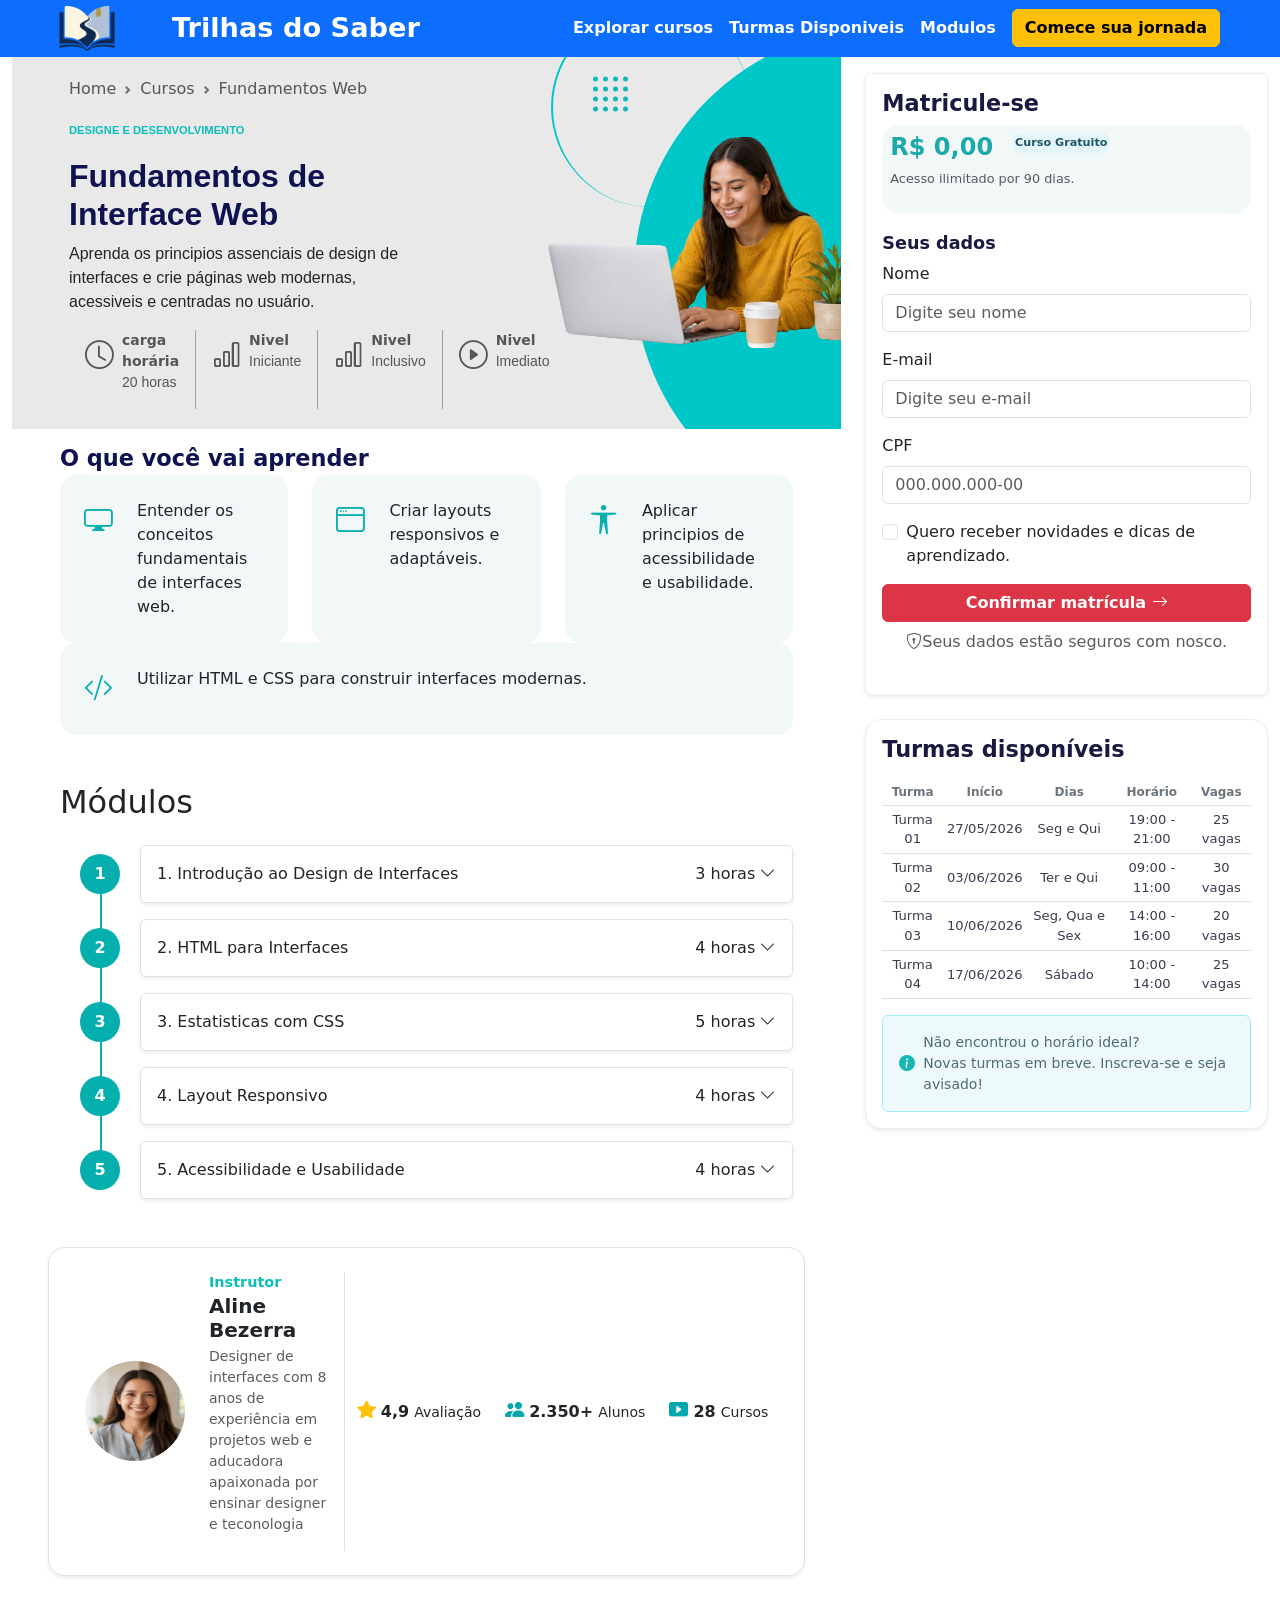
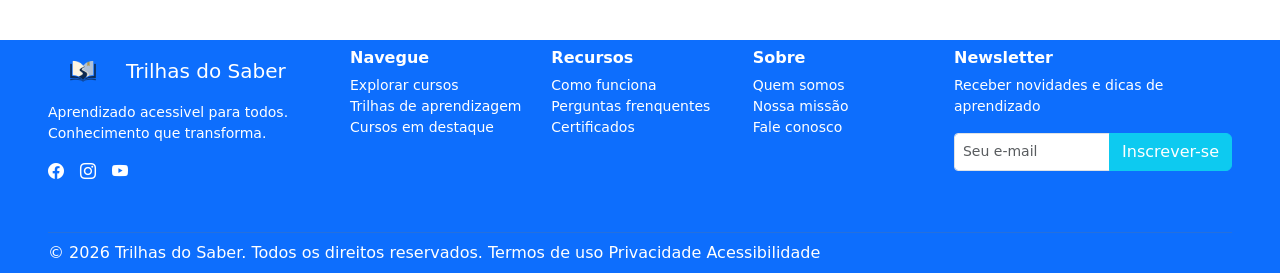
<file: pagina-curso-fund-web/fund-web.html>
<!DOCTYPE html>
<html lang='pt-br'>

<head>
    <meta charset='utf-8'>
    <meta name='viewport' content='width=device-width, initial-scale=1'>
    <title>Trilhas do Saber</title>
    <link href="https://cdn.jsdelivr.net/npm/bootstrap@5.3.8/dist/css/bootstrap.min.css" rel="stylesheet"
        integrity="sha384-sRIl4kxILFvY47J16cr9ZwB07vP4J8+LH7qKQnuqkuIAvNWLzeN8tE5YBujZqJLB" crossorigin="anonymous">
    <link href="https://cdn.jsdelivr.net/npm/bootstrap-icons@1.11.1/font/bootstrap-icons.css" rel="stylesheet">
    <link rel='stylesheet' href='styles.css'>
</head>

<body>
    <header>
        <nav class="navbar bg-primary" data-bs-theme="dark">
            <div class="container-fluid">
                <a class="navbar-brand" href="#">
                    <img src="../imagens/logo-trilhas-do-saber.png" alt="logo trilhas do saber"
                        class="d-inline-block align-text-top">
                    Trilhas do Saber
                </a>

                <div class="d-flex align-items-center">
                    <a href="../pagina-cursos/cursos.html" class="nav-link me-3">Explorar cursos</a>
                    <a href="#turmas" class="nav-link me-3">Turmas Disponiveis</a>
                    <a href="#modulos" class="nav-link me-3">Modulos</a>
                    <a href="../pagina-cursos/cursos.html" class="btn btn-warning fw-bold me-5" role="button">Comece sua
                        jornada</a>
                </div>
            </div>
        </nav>
    </header>

    <main>

        <div class="container-fluid">
            <div class="row">
                <div class="col-lg-8">
                    <section id="hero">

                        <div class="shape-green"></div>
                        <div class="curve"></div>

                        <div class="decoracao-pontos pontos-esquerda">
                            <span></span><span></span><span></span><span></span>
                            <span></span><span></span><span></span><span></span>
                            <span></span><span></span><span></span><span></span>
                            <span></span><span></span><span></span><span></span>
                        </div>

                        <div class="container-fluid conteudo-hero">
                            <div class="row align-items-center">
                                <div class="col-6">
                                    <nav style="--bs-breadcrumb-divider: url(&#34;data:image/svg+xml,%3Csvg xmlns='http://www.w3.org/2000/svg' width='8' height='8'%3E%3Cpath d='M2.5 0L1 1.5 3.5 4 1 6.5 2.5 8l4-4-4-4z' fill='%236c757d'/%3E%3C/svg%3E&#34;);"
                                        aria-label="breadcrumb">
                                        <ol class="breadcrumb ">
                                            <li class="breadcrumb-item"><a class="text-decoration-none text-muted"
                                                    href="../index.html">Home</a></li>
                                            <li class="breadcrumb-item"><a class="text-decoration-none text-muted"
                                                    href="../pagina-cursos/cursos.html">Cursos</a></li>
                                            <li class="breadcrumb-item active" aria-current="page">Fundamentos Web</li>
                                        </ol>
                                    </nav>
                                    <p>
                                        <span>DESIGNE E DESENVOLVIMENTO</span>
                                    </p>
                                    <h2>Fundamentos de <br> Interface Web</h2>
                                    <p>Aprenda os principios assenciais de design de interfaces e crie páginas web
                                        modernas, acessiveis e centradas no usuário.</p>

                                    <div class="d-flex justify-content-between text-muted small">
                                        <span class="border-end border-2 border-end-custom px-3 d-flex"><i
                                                class="bi bi-clock pe-2 icone-card"
                                                style="position: relative; top: 5px;"></i>
                                            <div><strong>carga
                                                    horária</strong> <br>
                                                <p>20 horas</p>
                                            </div>
                                        </span>
                                        <span class="border-end border-2 border-end-custom px-3 d-flex"><i
                                                class="bi bi-bar-chart pe-2 icone-card"
                                                style="position: relative; top: 5px;"></i>
                                            <div><strong>Nivel</strong><br>
                                                <p>Iniciante</p>
                                            </div>
                                        </span>
                                        <span class="border-end border-2 border-end-custom px-3 d-flex"><i
                                                class="bi bi-bar-chart pe-2 icone-card"
                                                style="position: relative; top: 5px;"></i>
                                            <div><strong>Nivel</strong><br>
                                                <p>Inclusivo</p>
                                            </div>
                                        </span>
                                        <span class="px-3 d-flex"><i class="bi bi-play-circle pe-2 icone-card"
                                                style="position: relative; top: 5px;"></i>
                                            <div><strong>Nivel</strong><br>
                                                <p>Imediato</p>
                                            </div>
                                        </span>
                                    </div>
                                </div>
                                <div class="col-6">
                                    <img src="../pagina-curso-fund-web/imagens-fund-web/imagem-fund-web.png"
                                        class="img-fluid" alt="Imagem de estudantes olhando para o notebook">
                                </div>
                            </div>
                        </div>
                    </section>

                    <section id="aprender" class="container-fluid px-5 my-3">
                        <h2 class="mb-1 titulo-secao">O que você vai aprender</h2>

                        <div class="row">

                            <div class="col">
                                <div class="card h-100 border-0 rounded-4 p-2 bg-web">
                                    <article class="card-body d-flex p-6">
                                        <i class="bi bi-display icone-card icon-web pe-4"></i>
                                        <p class="card-text texto-card">Entender os conceitos fundamentais de interfaces
                                            web.
                                        </p>
                                    </article>
                                </div>
                            </div>

                            <div class="col">
                                <div class="card h-100 border-0 rounded-4 p-2 bg-web">
                                    <article class="card-body d-flex p-6 ">
                                        <i class="bi bi-window icone-card icon-web pe-4"></i>
                                        <p class="card-text texto-card">Criar layouts responsivos e adaptáveis.
                                        </p>
                                    </article>
                                </div>
                            </div>
                            <div class="col">
                                <div class="card h-100 border-0 rounded-4 p-2 bg-web">
                                    <article class="card-body d-flex p-6">
                                        <i class="bi bi-universal-access icone-card icon-web pe-4"></i>
                                        <p class="card-text texto-card">Aplicar principios de acessibilidade e
                                            usabilidade.</p>
                                    </article>
                                </div>
                            </div>
                            <div class="col">
                                <div class="card h-100 border-0 rounded-4 p-2 bg-web">
                                    <article class="card-body d-flex p-6">
                                        <i class="bi bi-code-slash icone-card icon-web pe-4"></i>
                                        <p class="card-text texto-card">Utilizar HTML e CSS para construir interfaces
                                            modernas.</p>
                                    </article>
                                </div>
                            </div>
                        </div>
                    </section>

                    <section id="modulos" class="container px-5 my-5">
                        <h2 class="mb-4">Módulos</h2>

                        <div class="lista-modulos">
                            <div class="item-modulos d-flex align-items-center mb-3">
                                <div class="numero-modulos">1</div>
                                <div
                                    class="conteudo-modulos d-flex justify-content-between align-items-center flex-grow-1 p-3 border rounded shadow-sm">
                                    <span> 1. Introdução ao Design de Interfaces</span>
                                    <span>3 horas <i class="bi bi-chevron-down"></i></span>
                                </div>
                            </div>

                            <div class="item-modulos d-flex align-items-center mb-3">
                                <div class="numero-modulos">2</div>
                                <div
                                    class="conteudo-modulos d-flex justify-content-between align-items-center flex-grow-1 p-3 border rounded shadow-sm">
                                    <span> 2. HTML para Interfaces</span>
                                    <span>4 horas <i class="bi bi-chevron-down"></i></span>
                                </div>
                            </div>

                            <div class="item-modulos d-flex align-items-center mb-3">
                                <div class="numero-modulos">3</div>
                                <div
                                    class="conteudo-modulos d-flex justify-content-between align-items-center flex-grow-1 p-3 border rounded shadow-sm">
                                    <span> 3. Estatisticas com CSS</span>
                                    <span>5 horas <i class="bi bi-chevron-down"></i></span>
                                </div>
                            </div>

                            <div class="item-modulos d-flex align-items-center mb-3">
                                <div class="numero-modulos">4</div>
                                <div
                                    class="conteudo-modulos d-flex justify-content-between align-items-center flex-grow-1 p-3 border rounded shadow-sm">
                                    <span> 4. Layout Responsivo</span>
                                    <span>4 horas <i class="bi bi-chevron-down"></i></span>
                                </div>
                            </div>

                            <div class="item-modulos d-flex align-items-center mb-3">
                                <div class="numero-modulos">5</div>
                                <div
                                    class="conteudo-modulos d-flex justify-content-between align-items-center flex-grow-1 p-3 border rounded shadow-sm">
                                    <span> 5. Acessibilidade e Usabilidade</span>
                                    <span>4 horas <i class="bi bi-chevron-down"></i></span>
                                </div>
                            </div>
                        </div>
                    </section>

                    <section id="instrutor" class="container px-5 my-5">
                        <div class="row border rounded-4 p-4 align-items-center shadow-sm">
                            <div class="col-md-auto text-center">
                                <img src="../imagens/imagem-relatos-1.png"
                                    alt="Instrutor da materia de introdução a web" class="rounded-circle" width="100"
                                    height="100">
                            </div>
                            <div class="col border-end">
                                <p class="mb-0 titulo-instrutor">Instrutor</p>
                                <h5 class="fw-bold mb-1">Aline Bezerra</h5>
                                <p class="small text-muted">Designer de interfaces com 8 anos de experiência em projetos
                                    web e aducadora apaixonada por ensinar designer e teconologia</p>
                            </div>
                            <div class="col-md-auto d-flex gap-4">
                                <div class="text-center">
                                    <i class="bi bi-star-fill text-warning"></i> <strong>4,9</strong> <span
                                        class="small">Avaliação</span>
                                </div>
                                <div class="text-center">
                                    <i class="bi bi-people-fill "></i> <strong>2.350+</strong> <span
                                        class="small">Alunos</span>
                                </div>
                                <div class="text-center">
                                    <i class="bi bi-play-btn-fill "></i> <strong>28</strong> <span
                                        class="small">Cursos</span>
                                </div>
                            </div>
                        </div>
                    </section>

                </div>

                <div class="col-lg-4 ">
                    <section id="matricula" class="card mb-3 mt-3 shadow-sm" style="max-width: 30rem;">
                        <div class="card-body">
                            <h3 class="card-title titulo-secao">Matricule-se</h3>
                            <div class="col" style="margin-bottom: 20px;">
                                <div class="card h-100 border-0 rounded-4 p-2 bg-web">
                                    <article class="card-body d-flex p-0">
                                        <h5 class="dinheiro">R$ 0,00</h5>
                                        <p class="card card-text texto-card card-gratuito">Curso Gratuito</p>
                                    </article>
                                    <div>
                                        <p class="text-muted " style="font-size: 0.8rem;">Acesso ilimitado por 90 dias.
                                        </p>
                                    </div>
                                </div>
                            </div>

                            <div>
                                <h5 class="titulo-dados">Seus dados</h5>

                                <form action="#" method="post">
                                    <div class="mb-3">
                                        <label for="nome" class="form-label">Nome</label>
                                        <input type="text" name="nome" class="form-control" id="nome"
                                            placeholder="Digite seu nome" required>
                                    </div>
                                    <div class="mb-3">
                                        <label for="email" class="form-label">E-mail</label>
                                        <input type="email" class="form-control" name="email" id="email"
                                            placeholder="Digite seu e-mail" required>
                                    </div>
                                    <div class="mb-3">
                                        <label for="cpf" class="form-label">CPF</label>
                                        <input type="text" name="cpf" class="form-control" id="cpf"
                                            placeholder="000.000.000-00" maxlength="14"
                                            pattern="\d{3}\.\d{3}\.\d{3}-\d{2}" required>
                                    </div>
                                    <div class="mb-3 form-check">
                                        <input type="checkbox" class="form-check-input" id="exampleCheck1">
                                        <label class="form-check-label" for="exampleCheck1">Quero receber novidades e
                                            dicas de aprendizado.</label>
                                    </div>
                                    <button type="submit" class="btn btn-danger fw-bold me-5"
                                        style="width: 100%;">Confirmar matrícula <i
                                            class="bi bi-arrow-right"></i></button>
                                </form>
                                <p class="text-muted text-center p-2"><i class="bi bi-shield-lock"></i>Seus dados estão
                                    seguros com nosco.</p>
                            </div>
                        </div>
                    </section>

                    <section id="turmas" class="card shadow-sm mt-4" style="max-width:30rem;">
                        <div class="card-body">

                            <h4 class="titulo-secao mb-3">
                                Turmas disponíveis
                            </h4>

                            <div class="table-responsive">

                                <table class="table table-sm align-middle text-center mb-0">

                                    <thead>
                                        <tr>
                                            <th>Turma</th>
                                            <th>Início</th>
                                            <th>Dias</th>
                                            <th>Horário</th>
                                            <th>Vagas</th>
                                        </tr>
                                    </thead>

                                    <tbody>

                                        <tr>
                                            <td>Turma 01</td>
                                            <td>27/05/2026</td>
                                            <td>Seg e Qui</td>
                                            <td>19:00 - 21:00</td>
                                            <td>25 vagas</td>
                                        </tr>

                                        <tr>
                                            <td>Turma 02</td>
                                            <td>03/06/2026</td>
                                            <td>Ter e Qui</td>
                                            <td>09:00 - 11:00</td>
                                            <td>30 vagas</td>
                                        </tr>

                                        <tr>
                                            <td>Turma 03</td>
                                            <td>10/06/2026</td>
                                            <td>Seg, Qua e Sex</td>
                                            <td>14:00 - 16:00</td>
                                            <td>20 vagas</td>
                                        </tr>

                                        <tr>
                                            <td>Turma 04</td>
                                            <td>17/06/2026</td>
                                            <td>Sábado</td>
                                            <td>10:00 - 14:00</td>
                                            <td>25 vagas</td>
                                        </tr>

                                    </tbody>

                                </table>

                            </div>

                            <div class="alert alert-info mt-3 d-flex align-items-center mb-0">

                                <i class="bi bi-info-circle-fill me-2"></i>

                                <small>
                                    Não encontrou o horário ideal?<br>
                                    Novas turmas em breve. Inscreva-se e seja avisado!
                                </small>

                            </div>

                        </div>
                    </section>

                </div>
            </div>
        </div>

    </main>

    <footer class="bg-primary text-white py-2 mt-3">
        <div class="container-fluid px-5">
            <div class="row">

                <div class="col-md-3">
                    <div class="d-flex align-items-center mb-2">
                        <img src="../imagens/logo-trilhas-do-saber.png"
                            class="rounded-circele mb-0 flex-shrink-0" width="70" alt="logo trilhas do saber">
                        <h5 class="ms-2 mb-0">Trilhas do Saber</h5>
                    </div>
                    <p class="small">Aprendizado acessivel para todos. <br>
                        Conhecimento que transforma.
                    </p>
                    <div class="d-flex gap-3">
                        <i class="bi bi-facebook"></i> <i class="bi bi-instagram"></i><i class="bi bi-youtube"></i>
                    </div>
                </div>

                <div class="col-md-2">
                    <h6 class="fw-bold mb-2">Navegue</h6>
                    <ul class="list-unstyled small">
                        <li><a href="#" class="text-white text-decoration-none">Explorar cursos</a></li>
                        <li><a href="#" class="text-white text-decoration-none">Trilhas de aprendizagem</a></li>
                        <li><a href="#" class="text-white text-decoration-none">Cursos em destaque</a></li>
                    </ul>
                </div>
                <div class="col-md-2">
                    <h6 class="fw-bold mb-2">Recursos</h6>
                    <ul class="list-unstyled small">
                        <li><a href="#" class="text-white text-decoration-none">Como funciona</a></li>
                        <li><a href="#" class="text-white text-decoration-none">Perguntas frenquentes</a></li>
                        <li><a href="#" class="text-white text-decoration-none">Certificados</a></li>
                    </ul>
                </div>
                <div class="col-md-2">
                    <h6 class="fw-bold mb-2">Sobre</h6>
                    <ul class="list-unstyled small">
                        <li><a href="#" class="text-white text-decoration-none">Quem somos</a></li>
                        <li><a href="#" class="text-white text-decoration-none">Nossa missão</a></li>
                        <li><a href="#" class="text-white text-decoration-none">Fale conosco</a></li>
                    </ul>
                </div>

                <div class="col-md-3">
                    <h6 class="fw-bold mb-2">Newsletter</h6>
                    <p class="small">Receber novidades e dicas de aprendizado</p>
                    <form class="input-group">
                        <input type="email" class="form-control form-control-sm" id="email" name="email"
                            placeholder="Seu e-mail" required>
                        <button class="btn btn-info text-white" type="submit">Inscrever-se</button>
                    </form>
                </div>
            </div>

            <hr class="mt-5 mb-2 border-secondary">
            <div>
                <span>&copy; 2026 Trilhas do Saber. Todos os direitos reservados.</span>
                <a href="#" class="text-white text-decoration-none">Termos de uso</a>
                <a href="#" class="text-white text-decoration-none">Privacidade</a>
                <a href="#" class="text-white text-decoration-none">Acessibilidade</a>
            </div>
        </div>
    </footer>
</body>
</file>
<file: styles.css>
.navbar-brand {
    font-size: 1.7rem;
    font-weight: 700;
    display: flex;
    align-items: center;
    gap: 10px;
    padding-bottom: 0;
    padding-top: 0;
}

.navbar-brand img {
    height: 100px;
    width: auto;
    margin-top: -30px;
    margin-bottom: -30px;
}

.nav-link {
    font-weight: 700;
    color: white;
}

.navbar {
    overflow: visible;
}

.container {
    position: relative;
    z-index: 2;
}

#hero {
    background: #e9e9e9;
    position: relative;
    overflow: hidden;
}


#hero img {
    position: relative;
    z-index: 2;
}

#hero div h2 {
    font-family: Verdana, Geneva, Tahoma, sans-serif;
    color: #0f1250;
    font-weight: 900;
}

#hero div h2 span {
    color: #0abfba;
}

#hero div p {
    font-family: Arial, Helvetica, sans-serif;
    font-weight: 400;
}

.conteudo-hero {
    position: relative;
    z-index: 1;
    margin: 5px 100px 5px;
}

.shape-green {
    width: 500px;
    height: 500px;
    background: #00c7c7;

    border-radius: 50%;

    position: absolute;
    top: 0px;
    left: 48%;
}

.shape-yellow {
    width: 350px;
    height: 350px;

    background: #ffc928;

    border-radius: 50%;

    position: absolute;
    right: -50px;
    top: 0px;
}

.curve {
    width: 200px;
    height: 200px;

    border: 2px solid #00c7c7;
    border-right: none;
    border-bottom: none;

    border-radius: 50%;

    position: absolute;
    left: 50px;
    top: -50px;
}

.decoracao-pontos {
    position: absolute;
    display: grid;
    grid-template-columns: repeat(4, 1fr);
    gap: 5px;
    z-index: 0;
}

.pontos-grandes {
    position: absolute;
    display: grid;
    grid-template-columns: repeat(4, 1fr);
    gap: 5px;
    z-index: 0;
}

.pontos-esquerda {
    top: 80%;
    left: 2%;
    transform: translateY(-50%);

}

.decoracao-pontos span {
    width: 5px;
    height: 5px;
    border-radius: 50%;
    background-color: #12b7b6;
}

.pontos-direita {
    top: 40%;
    left: 87%;
    transform: translateY(-50%);

}

.pontos-grandes span {
    width: 10px;
    height: 10px;
    border-radius: 50%;
    background-color: #ffffff;
}

#trilhas h2 {
    color: #0f1250;
}

#trilhas article h3 {
    color: #0f1250;
    font-weight: 700;
    font-size: 1.2rem;
}

#trilhas .card:hover{
    transform: translateY(-10px) scale(1.03);
    box-shadow: 0 18px 35px rgba(0,0,0,.18);
    filter: brightness(1.05);
    filter: saturate(1.2);
}

#trilhas .card:hover .icone-card{
    transform: scale(1.25);
}

#trilhas .card:hover .titulo-card{
    color: #00bfa5;
}

.bg-tecnologia {
    background-color: #e6f4f1;
}

.bg-carreira {
    background-color: #efebf8;
}

.bg-marketing {
    background-color: #fef6e1;
}

.bg-pessoal {
    background-color: #fdecec;
}

.bg-sust {
    background-color: #e4f5f4;
}

.bg-educacao {
    background-color: #e5eefd;
}

.titulo-secao {
    color: #1a1a40;
    font-weight: 800;
    font-size: 1.4rem;
}

.titulo-card {
    color: #1a1a40;
    font-weight: 700;
    font-size: 1rem;
    line-height: 1.2;
    margin-top: 10px;
    transition: color .3s;
}

.text-card {
    color: #4a4a68;
    font-size: 0.85rem;
    margin-top: 8px;
}


.icone-card {
    font-size: 1.8rem;
    transition: transform .35s ease;
}

.icon-tecnologia {
    color: #00A6A6;
}

.icon-carreira {
    color: #4834D4;
}

.icon-marketing {
    color: #2C3E50;
}

.icon-pessoal {
    color: #FF7675;
}

.icon-sust {
    color: #00B894;
}

.icon-educacao {
    color: #1a49ab;
}

#cursos-destaque {
    background: #e9e9e9;
    border-radius: 10px;
    padding-right: 30px;
}

.card-destaque{
    transition: all .35s ease;
    overflow: hidden;
    cursor: pointer;
}

.card-destaque:hover{
    transform: translateY(-10px);
    box-shadow: 0 18px 40px rgba(0,0,0,.18);
}

.card-destaque img{
    transition: transform .4s ease;
}

.card-destaque:hover img{
    transform: scale(1.08);
}

#progresso {
    background: #e9e9e9;
    border-radius: 10px;
    padding: 10px;
}

.card {
    border: 1px solid #eee;
    transition: all .35s ease;
}

.row-cols-md-2>* {
    padding-bottom: 20px;
}

.lista-progresso {
    list-style: none;
    padding: 0;
}

.item-progresso {
    display: flex;
    position: relative;
    margin-bottom: 20px;
}

.item-progresso::before {
    content: '';
    position: absolute;
    left: 13px;
    top: 30px;
    width: 2px;
    height: 100%;
    background-color: #d1d1d1;
    z-index: 0;
}

.item-progresso.ultimo::before {
    display: none;
}

.circulo {
    width: 26px;
    height: 26px;
    border: 2px solid #d1d1d1;
    border-radius: 50%;
    background: #e9e9e9;
    margin-right: 15px;
    z-index: 1;
    flex-shrink: 0;
}

.item-progresso.checked .circulo {
    background-color: #00A6A6;
    border-color: #00A6A6;
    position: relative;
}

.item-progresso.checked .circulo::after {
    content: '✓';
    color: white;
    font-size: 14px;
    position: absolute;
    left: 6px;
    top: 1px;
}

.item-progresso.checked::before {
    background-color: #00A6A6;
}

.conteudo {
    margin-top: -3px;
}

.border-end{
    border-right: 1px solid #dee2e6;
}

.border-end:last-child{
    border-right: none;
}

#jornada{
    background-color: #ffc928 !important;
    border-radius: 15px;
}

#depoimentos{
    background-color: #e9e9e9;
}

.link-ver-todos{
    color: #00bfa5;
    font-size: 1.2rem;
    transition: color 0.3s ease;
}

.link-ver-todos:hover{
    color: #009688;
}

.aspas-depoimento{
    color: #00bfa5;
    font-size: 1.5rem;
    line-height: 1;
    flex-shrink: 0;
}

.conteudo-depoimento{
    padding-left: 10px;
}
</file>
<file: old-pagina-index/styles.css>
.navbar-brand {
    font-size: 1.7rem;
    font-weight: 700;
    display: flex;
    align-items: center;
    gap: 10px;
    padding-bottom: 0;
    padding-top: 0;
}

.navbar-brand img {
    height: 100px;
    width: auto;
    margin-top: -30px;
    margin-bottom: -30px;
}

.nav-link {
    font-weight: 700;
    color: white;
}

.navbar {
    overflow: visible;
}

.container {
    position: relative;
    z-index: 2;
}

#hero {
    background: #e9e9e9;
    position: relative;
    overflow: hidden;
}


#hero img {
    position: relative;
    z-index: 2;
}

#hero div h2 {
    font-family: Verdana, Geneva, Tahoma, sans-serif;
    color: #0f1250;
    font-weight: 900;
}

#hero div h2 span {
    color: #0abfba;
}

#hero div p {
    font-family: Arial, Helvetica, sans-serif;
    font-weight: 400;
}

.conteudo-hero {
    position: relative;
    z-index: 1;
    margin: 5px 100px 5px;
}

.shape-green {
    width: 500px;
    height: 500px;
    background: #00c7c7;

    border-radius: 50%;

    position: absolute;
    top: 0px;
    left: 48%;
}

.shape-yellow {
    width: 350px;
    height: 350px;

    background: #ffc928;

    border-radius: 50%;

    position: absolute;
    right: -50px;
    top: 0px;
}

.curve {
    width: 200px;
    height: 200px;

    border: 2px solid #00c7c7;
    border-right: none;
    border-bottom: none;

    border-radius: 50%;

    position: absolute;
    left: 50px;
    top: -50px;
}

.decoracao-pontos {
    position: absolute;
    display: grid;
    grid-template-columns: repeat(4, 1fr);
    gap: 5px;
    z-index: 0;
}

.pontos-grandes {
    position: absolute;
    display: grid;
    grid-template-columns: repeat(4, 1fr);
    gap: 5px;
    z-index: 0;
}

.pontos-esquerda {
    top: 80%;
    left: 2%;
    transform: translateY(-50%);

}

.decoracao-pontos span {
    width: 5px;
    height: 5px;
    border-radius: 50%;
    background-color: #12b7b6;
}

.pontos-direita {
    top: 40%;
    left: 87%;
    transform: translateY(-50%);

}

.pontos-grandes span {
    width: 10px;
    height: 10px;
    border-radius: 50%;
    background-color: #ffffff;
}

#trilhas h2 {
    color: #0f1250;
}

#trilhas article h3 {
    color: #0f1250;
    font-weight: 700;
    font-size: 1.2rem;
}

#trilhas .card:hover{
    transform: translateY(-10px) scale(1.03);
    box-shadow: 0 18px 35px rgba(0,0,0,.18);
    filter: brightness(1.05);
    filter: saturate(1.2);
}

#trilhas .card:hover .icone-card{
    transform: scale(1.25);
}

#trilhas .card:hover .titulo-card{
    color: #00bfa5;
}

.bg-tecnologia {
    background-color: #e6f4f1;
}

.bg-carreira {
    background-color: #efebf8;
}

.bg-marketing {
    background-color: #fef6e1;
}

.bg-pessoal {
    background-color: #fdecec;
}

.bg-sust {
    background-color: #e4f5f4;
}

.bg-educacao {
    background-color: #e5eefd;
}

.titulo-secao {
    color: #1a1a40;
    font-weight: 800;
    font-size: 1.4rem;
}

.titulo-card {
    color: #1a1a40;
    font-weight: 700;
    font-size: 1rem;
    line-height: 1.2;
    margin-top: 10px;
    transition: color .3s;
}

.text-card {
    color: #4a4a68;
    font-size: 0.85rem;
    margin-top: 8px;
}


.icone-card {
    font-size: 1.8rem;
    transition: transform .35s ease;
}

.icon-tecnologia {
    color: #00A6A6;
}

.icon-carreira {
    color: #4834D4;
}

.icon-marketing {
    color: #2C3E50;
}

.icon-pessoal {
    color: #FF7675;
}

.icon-sust {
    color: #00B894;
}

.icon-educacao {
    color: #1a49ab;
}

#cursos-destaque {
    background: #e9e9e9;
    border-radius: 10px;
    padding-right: 30px;
}

.card-destaque{
    transition: all .35s ease;
    overflow: hidden;
    cursor: pointer;
}

.card-destaque:hover{
    transform: translateY(-10px);
    box-shadow: 0 18px 40px rgba(0,0,0,.18);
}

.card-destaque img{
    transition: transform .4s ease;
}

.card-destaque:hover img{
    transform: scale(1.08);
}

#progresso {
    background: #e9e9e9;
    border-radius: 10px;
    padding: 10px;
}

.card {
    border: 1px solid #eee;
    transition: all .35s ease;
}

.row-cols-md-2>* {
    padding-bottom: 20px;
}

.lista-progresso {
    list-style: none;
    padding: 0;
}

.item-progresso {
    display: flex;
    position: relative;
    margin-bottom: 20px;
}

.item-progresso::before {
    content: '';
    position: absolute;
    left: 13px;
    top: 30px;
    width: 2px;
    height: 100%;
    background-color: #d1d1d1;
    z-index: 0;
}

.item-progresso.ultimo::before {
    display: none;
}

.circulo {
    width: 26px;
    height: 26px;
    border: 2px solid #d1d1d1;
    border-radius: 50%;
    background: #e9e9e9;
    margin-right: 15px;
    z-index: 1;
    flex-shrink: 0;
}

.item-progresso.checked .circulo {
    background-color: #00A6A6;
    border-color: #00A6A6;
    position: relative;
}

.item-progresso.checked .circulo::after {
    content: '✓';
    color: white;
    font-size: 14px;
    position: absolute;
    left: 6px;
    top: 1px;
}

.item-progresso.checked::before {
    background-color: #00A6A6;
}

.conteudo {
    margin-top: -3px;
}

.border-end{
    border-right: 1px solid #dee2e6;
}

.border-end:last-child{
    border-right: none;
}

#jornada{
    background-color: #ffc928 !important;
    border-radius: 15px;
}

#depoimentos{
    background-color: #e9e9e9;
}

.link-ver-todos{
    color: #00bfa5;
    font-size: 1.2rem;
    transition: color 0.3s ease;
}

.link-ver-todos:hover{
    color: #009688;
}

.aspas-depoimento{
    color: #00bfa5;
    font-size: 1.5rem;
    line-height: 1;
    flex-shrink: 0;
}

.conteudo-depoimento{
    padding-left: 10px;
}
</file>
<file: pagina-curso-fund-web/styles.css>
.navbar-brand {
    font-size: 1.7rem;
    font-weight: 700;
    display: flex;
    align-items: center;
    gap: 10px;
    padding-bottom: 0;
    padding-top: 0;
}

.navbar-brand img {
    height: 100px;
    width: auto;
    margin-top: -30px;
    margin-bottom: -30px;
}

.nav-link {
    font-weight: 700;
    color: white;
}

.navbar {
    overflow: visible;
}

.container {
    position: relative;
    z-index: 2;
}

#hero {
    background: #e9e9e9;
    position: relative;
    overflow: hidden;
    min-height: 300px;
    display: flex;
    align-items: center;
}


#hero img {
    position: relative;
    z-index: 2;
    left: 22%;
}

#hero div h2 {
    font-family: Verdana, Geneva, Tahoma, sans-serif;
    color: #0f1250;
    font-weight: 900;
}

#hero div p span {
    color: #0abfba;
    font-size: 0.7rem;
    font-weight: 700;
}

#hero div p {
    font-family: Arial, Helvetica, sans-serif;
    font-weight: 400;
}

.conteudo-hero {
    position: relative;
    z-index: 1;
    margin: 20px 45px 20px;
}

.shape-green {
    width: 500px;
    height: 500px;
    background: #00c7c7;

    border-radius: 50%;

    position: absolute;
    top: -30px;
    left: 75%;
}

.curve {
    width: 200px;
    height: 200px;

    border: 2px solid #00c7c7;
    border-right: none;
    border-bottom: none;

    border-radius: 50%;

    position: absolute;
    left: 65%;
    top: -50px;
}

.decoracao-pontos {
    position: absolute;
    display: grid;
    grid-template-columns: repeat(4, 1fr);
    gap: 5px;
    z-index: 0;
}

.pontos-esquerda {
    top: 10%;
    left: 70%;
    transform: translateY(-50%);

}

.decoracao-pontos span {
    width: 5px;
    height: 5px;
    border-radius: 50%;
    background-color: #12b7b6;
}

.border-end-custom {
    border-right: 1px solid #9da3a3 !important;
}

.border-end:last-child {
    border-right: none;
}

#aprender h2 {
    color: #0f1250;
}

#aprender article h3 {
    color: #0f1250;
    font-weight: 700;
    font-size: 1.2rem;
}

#aprender .card:hover{
    transform: translateY(-10px) scale(1.03);
    box-shadow: 0 18px 35px rgba(0, 0, 0, .18);
    filter: brightness(1.05);
}

#aprender .card:hover .icone-card{
    transform: scale(1.25);
}

.titulo-secao {
    color: #1a1a40;
    font-weight: 800;
    font-size: 1.4rem;
}

.card{
    border: 1px solid #eee;
    transition: all .35s ease;
}

.titulo-card {
    color: #1a1a40;
    font-weight: 700;
    font-size: 1rem;
    line-height: 1.2;
    margin-top: 10px;
}

.text-card {
    color: #4a4a68;
    font-size: 0.85rem;
    margin-top: 8px;
}

.icone-card {
    font-size: 1.8rem;
    transition: transform .35s ease;
}

.bg-web {
    background-color: #f2f8f8;
}

.icon-web {
    color: #05afae;
}

.lista-modulos {
    position: relative;
    padding-left: 20px;
}

.lista-modulos::before {
    content: '';
    position: absolute;
    left: 40px;
    top: 40px;
    bottom: 20px;
    width: 2px;
    height: 85%;
    background-color: #05afae;
    z-index: 0;
}

.item-modulos {
    position: relative;
    z-index: 1;
}

.numero-modulos {
    width: 40px;
    height: 40px;
    background-color: #05afae;
    color: white;
    border-radius: 50%;
    display: flex;
    align-items: center;
    justify-content: center;
    font-weight: bold;
    margin-right: 20px;
    flex-shrink: 0;
}

.conteudo-modulos {
    background-color: white;
    cursor: pointer;
    transition: 0.3s;
}

.conteudo-modulos:houver {
    background-color: #f8f9fa;
}

.conteudo-depoimento {
    padding-left: 10px;
}

.intrutor {
    background-color: #ffffff;
}

#instrutor i {
    color: #05a7ae;
    font-size: 1.2rem;
}

.titulo-instrutor {
    color: #0abfba;
    font-size: 0.9rem;
    font-weight: 700;
}

.card-gratuito {
    background-color: #e4f5f7;
    border: none;
    color: #1f566b;
    font-size: 0.7rem;
    font-weight: 700;
    height: 80% !important;
    margin-left: 20px;
    padding: 2px;
}

.dinheiro {
    color: #1CA9A9;
    font-size: 1.5rem;
    font-weight: 700;
}

.titulo-dados {
    color: #1a1a40;
    font-weight: 800;
    font-size: 1.1rem;
}

#turmas{
    border-radius:16px;
}

#turmas table{
    font-size:.82rem;
}

#turmas thead th{
    color:#6c757d;
    font-size:.75rem;
    font-weight:700;
    border-bottom:1px solid #dee2e6;
}

#turmas tbody td{
    color:#3b3b52;
    vertical-align:middle;
}

#turmas tbody tr:hover{
    background:#f8fbfc;
}

#turmas .alert{
    background:#eef9fb;
    color:#4d6d74;
}

#turmas .bi-info-circle-fill{
    color:#19b6b4;
    font-size:1rem;
}
</file>
